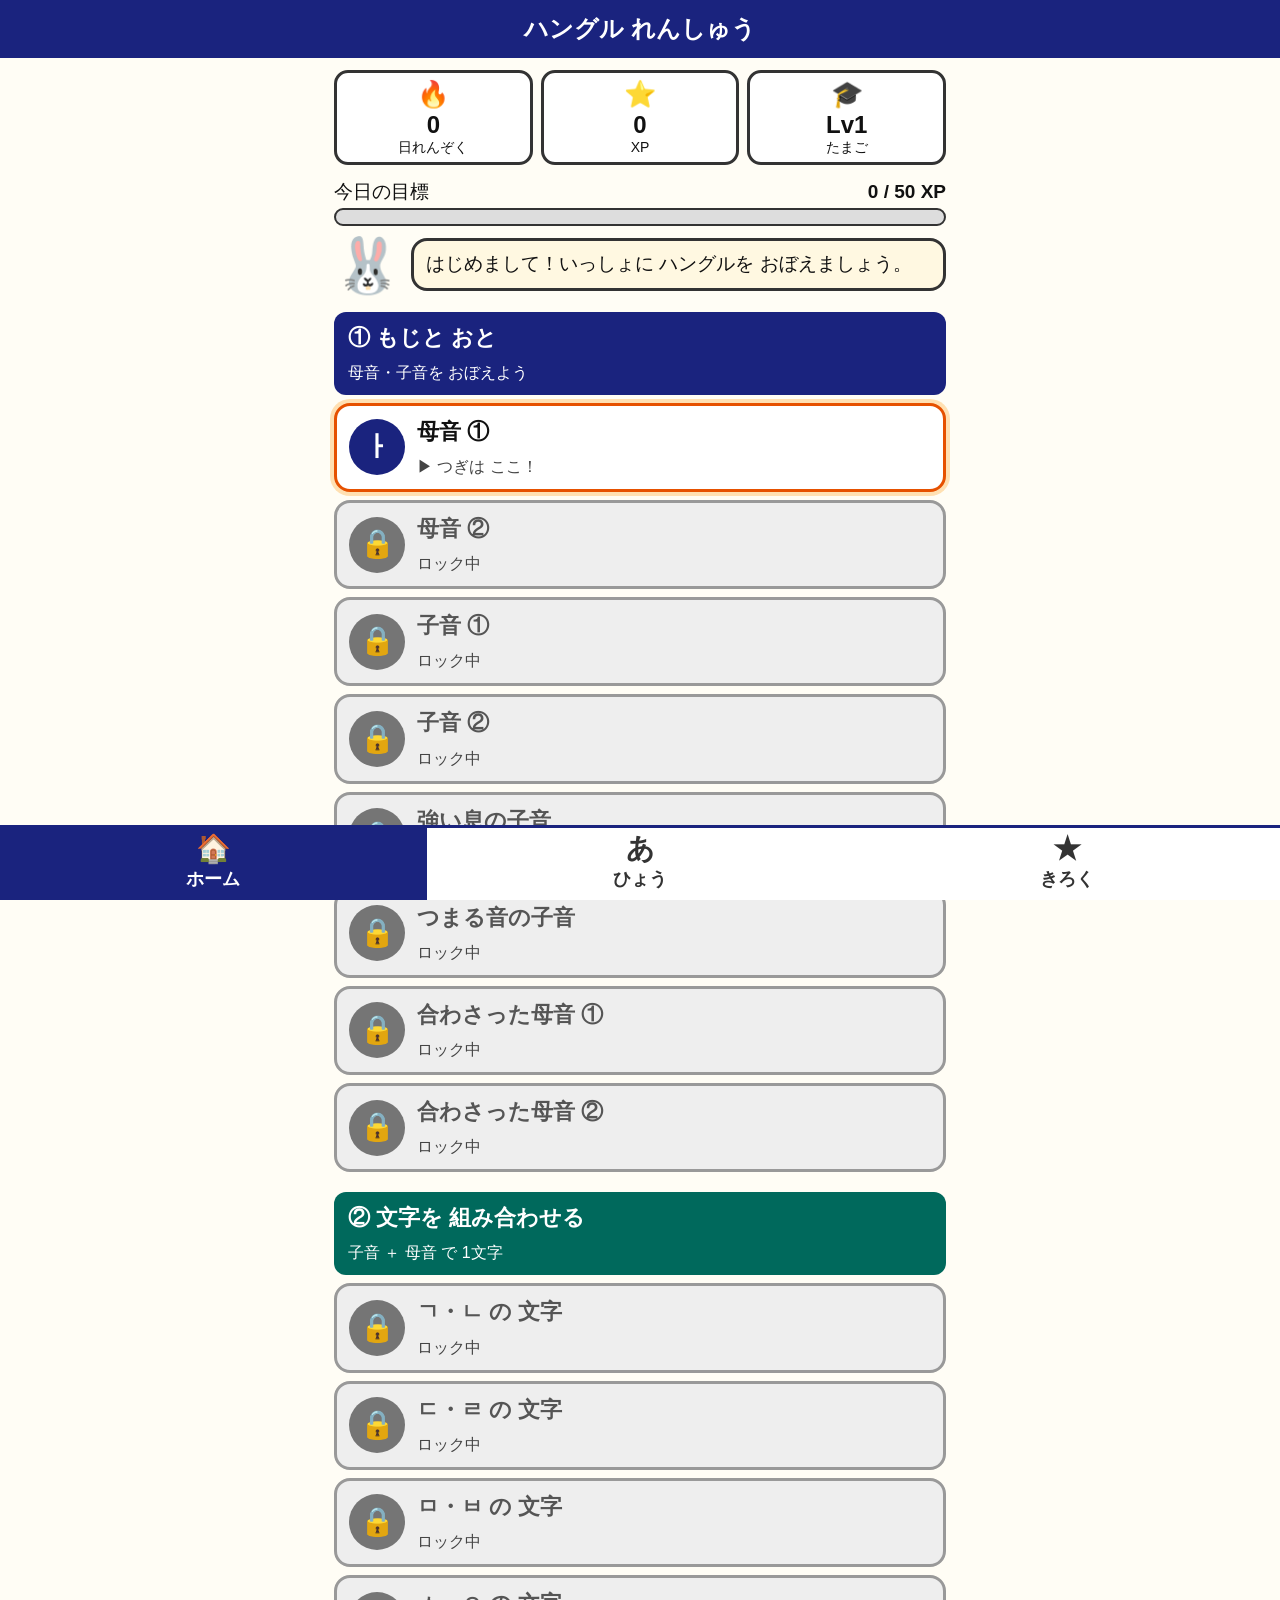
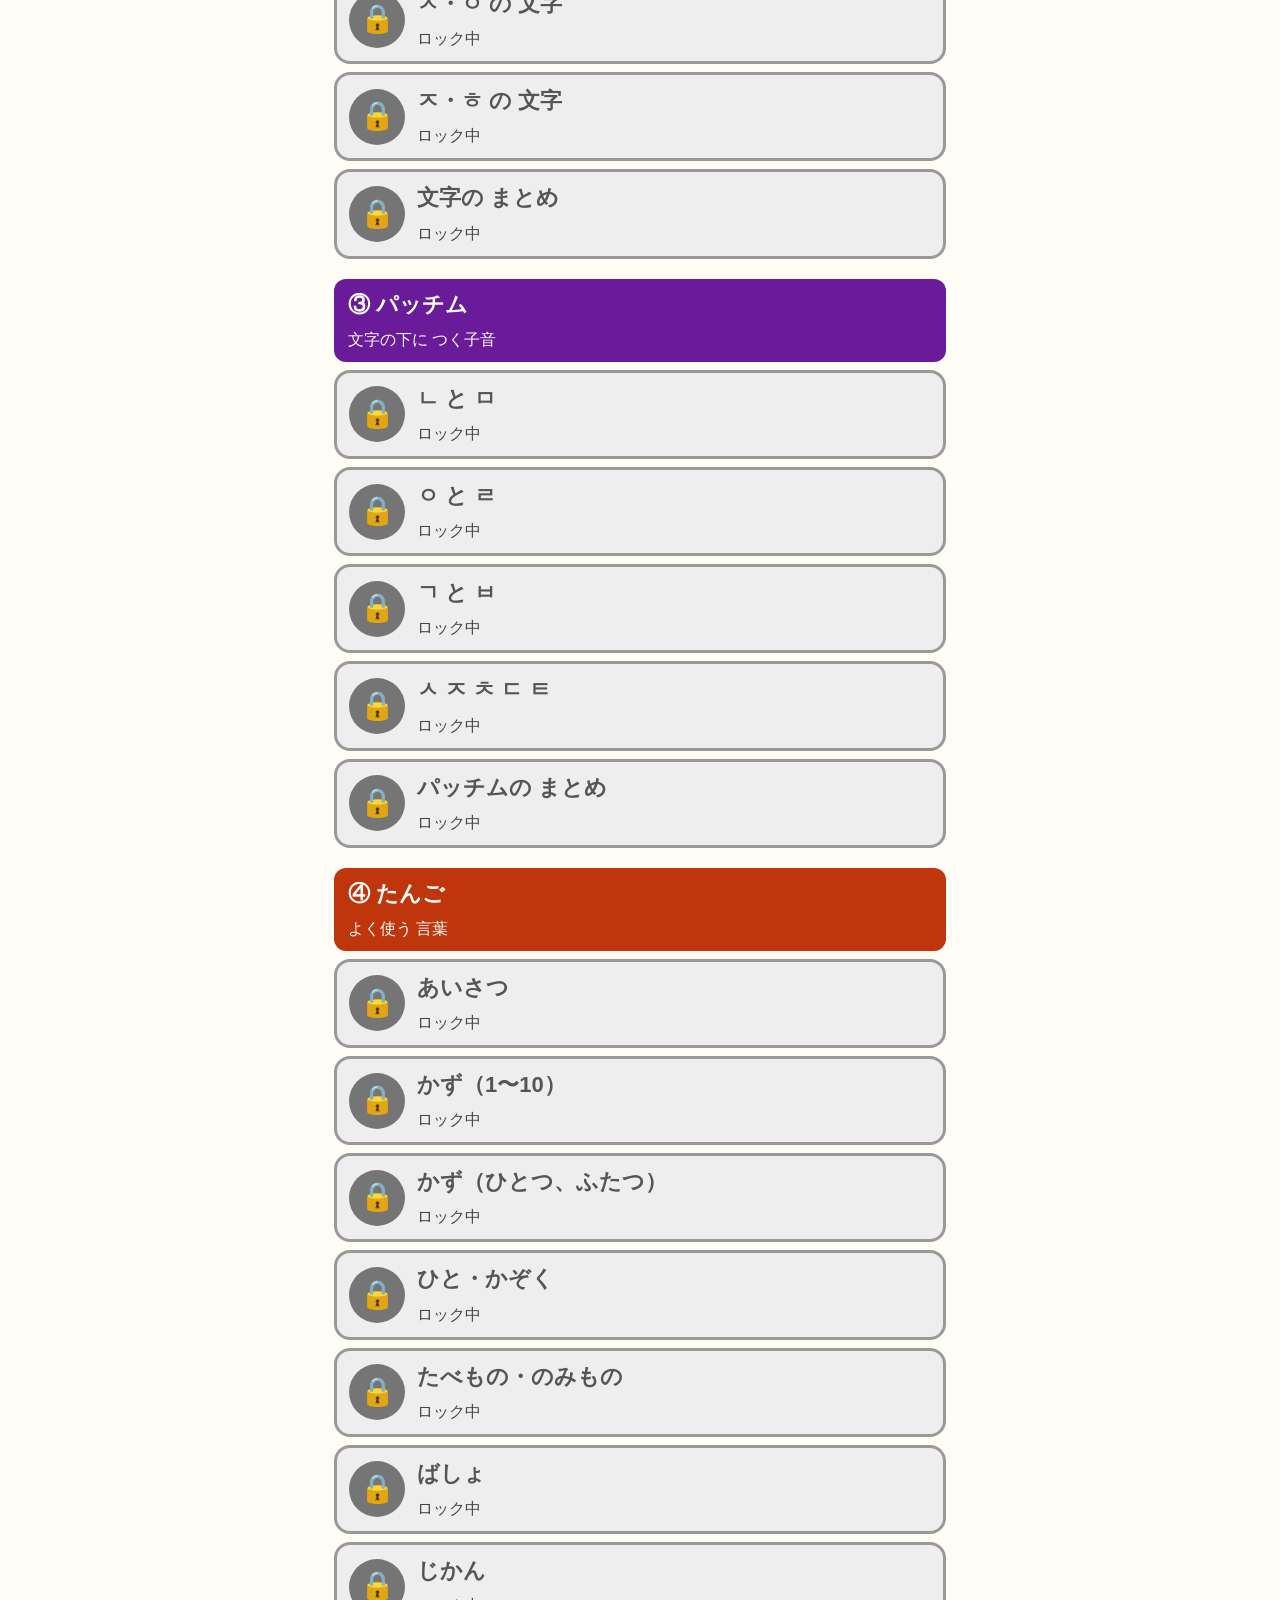
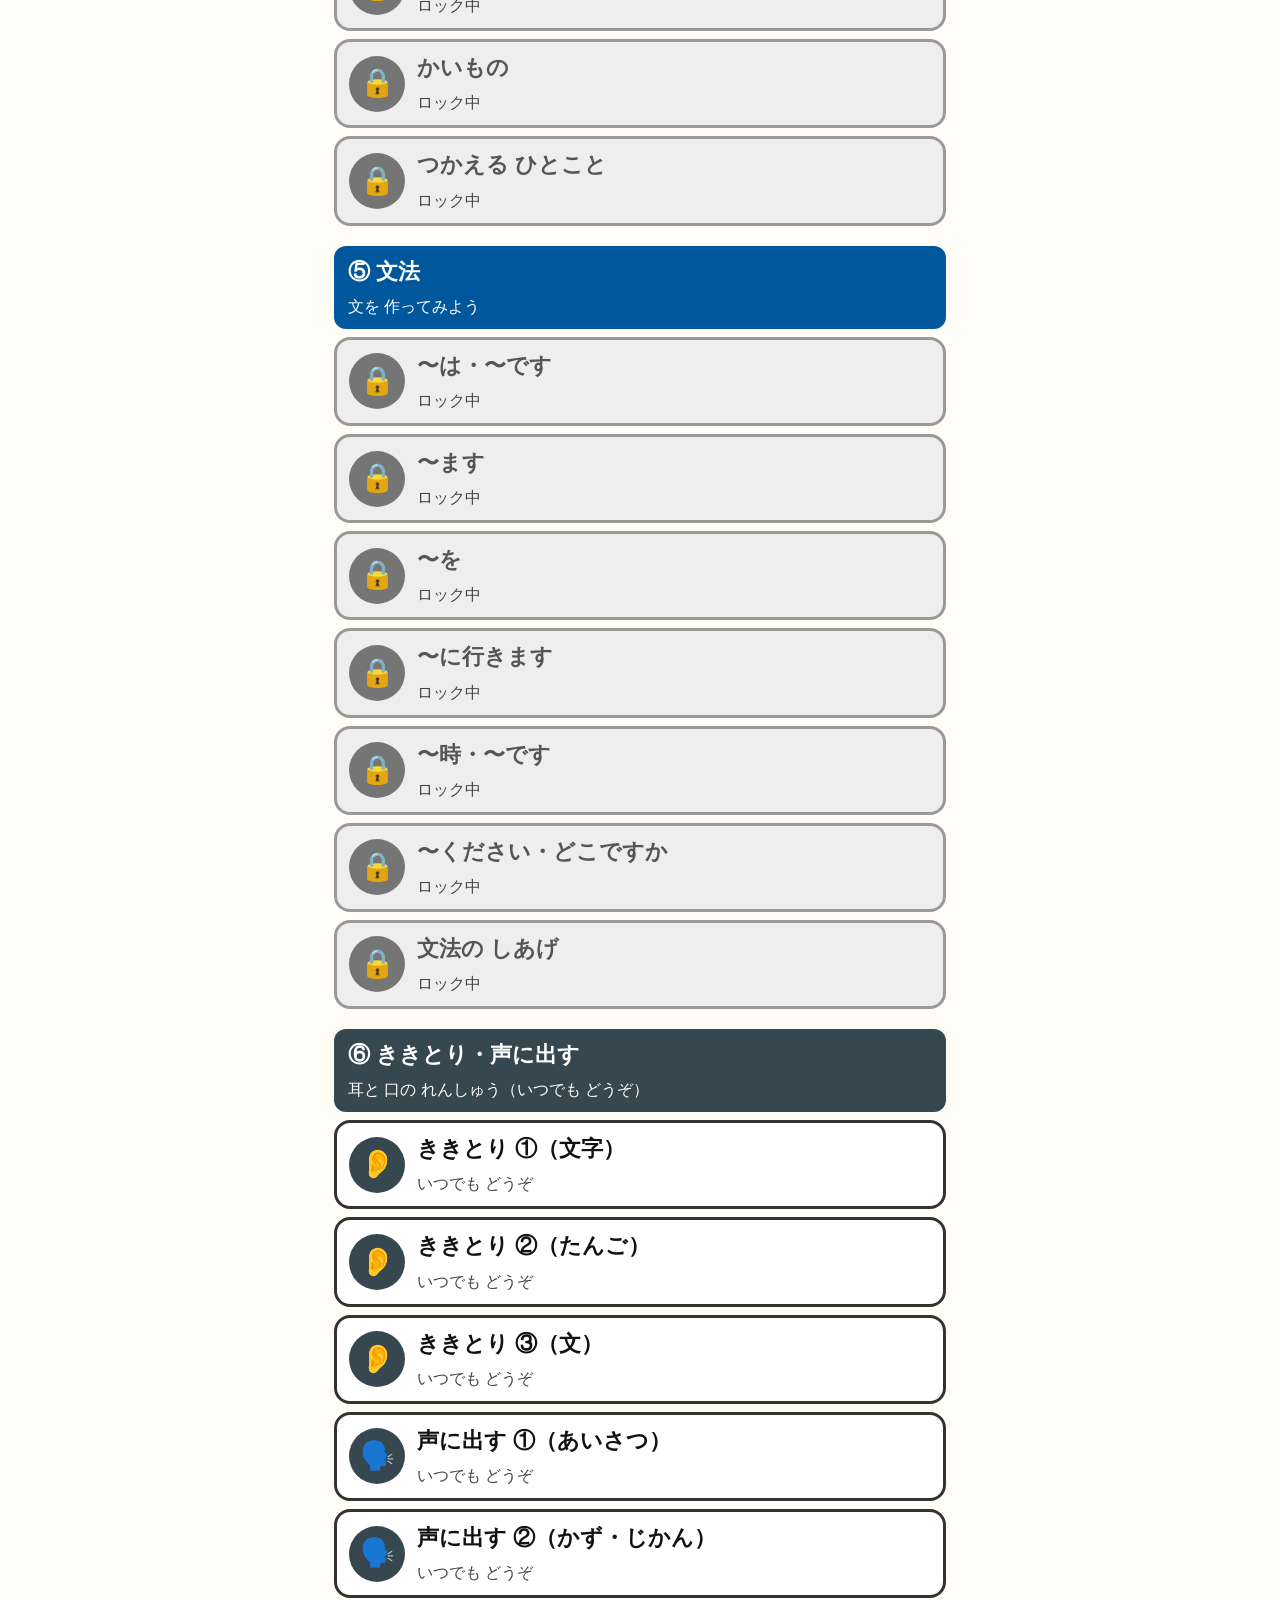
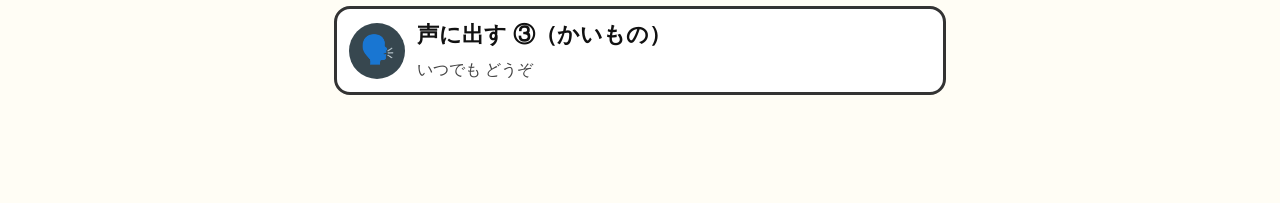
<file: index.html>
<!DOCTYPE html>
<html lang="ja">
<head>
<meta charset="utf-8">
<meta name="viewport" content="width=device-width, initial-scale=1, viewport-fit=cover">
<meta name="theme-color" content="#1a237e">
<meta name="apple-mobile-web-app-capable" content="yes">
<meta name="apple-mobile-web-app-status-bar-style" content="black-translucent">
<meta name="apple-mobile-web-app-title" content="ハングル">
<link rel="manifest" href="manifest.webmanifest">
<link rel="apple-touch-icon" href="icon-180.png">
<link rel="icon" href="icon-192.png">
<link rel="stylesheet" href="style.css">
<title>ハングル れんしゅう</title>
</head>
<body>
<header><h1>ハングル れんしゅう</h1></header>

<main>
  <section id="view-home" class="view active"></section>

  <section id="view-table" class="view">
    <div class="seg" id="table-seg">
      <button data-t="letters" class="on">もじ</button>
      <button data-t="syl">組合せ</button>
      <button data-t="pat">パッチム</button>
      <button data-t="word">たんご</button>
    </div>
    <div id="table-area"></div>
  </section>

  <section id="view-stats" class="view"></section>
</main>

<nav>
  <button data-v="home" class="on"><span>🏠</span>ホーム</button>
  <button data-v="table"><span>あ</span>ひょう</button>
  <button data-v="stats"><span>★</span>きろく</button>
</nav>

<div id="lesson" hidden></div>
<div id="toast" hidden></div>
<canvas id="confetti"></canvas>

<script src="audio/map.js"></script>
<script src="data.js"></script>
<script src="data2.js"></script>
<script src="app.js"></script>
</body>
</html>
</file>
<file: style.css>
:root{--bg:#fffdf5;--fg:#111;--main:#1a237e;--ok:#0b6b2a;--ng:#b00020;--line:#333;--soft:#e8eaf6}
*{box-sizing:border-box;-webkit-tap-highlight-color:transparent}
html,body{margin:0;background:var(--bg);color:var(--fg);font-family:-apple-system,"Hiragino Sans","Hiragino Kaku Gothic ProN",sans-serif;font-size:20px;line-height:1.6}
header{background:var(--main);color:#fff;padding:calc(env(safe-area-inset-top) + 10px) 16px 10px;text-align:center}
h1{margin:0;font-size:24px}
h2{font-size:22px;margin:20px 0 8px}
h3{font-size:21px;margin:22px 0 2px;border-left:8px solid var(--main);padding-left:10px}
main{padding:12px 14px calc(100px + env(safe-area-inset-bottom));max-width:640px;margin:0 auto}
.view{display:none}.view.active{display:block}
.help{margin:6px 0 10px;font-size:19px}
.sub{margin:0 0 8px;font-size:17px;color:#333}
button{font:inherit;color:inherit;cursor:pointer}
.kk{font-weight:700;font-size:1.15em;color:var(--main)}

/* ホーム */
.chips{display:flex;gap:8px}
.chip{flex:1;background:#fff;border:3px solid var(--line);border-radius:14px;text-align:center;padding:6px 2px;font-size:26px;line-height:1.2}
.chip b{display:block;font-size:24px}.chip small{display:block;font-size:14px}
.goal{margin:12px 0}
.goalt{display:flex;justify-content:space-between;font-size:19px}
.pbar{height:18px;background:#ddd;border-radius:9px;overflow:hidden;border:2px solid var(--line);flex:1}
.pbar i{display:block;height:100%;background:#2e7d32;border-radius:7px;transition:width .3s}
.pbar.light{border-color:#fff;background:rgba(255,255,255,.3);margin:0 10px}
.mascot{display:flex;align-items:center;gap:10px;margin:8px 0 14px}
.mface{font-size:54px;line-height:1}.mface.big{font-size:90px;text-align:center}
.bubble{background:#fff8e1;border:3px solid var(--line);border-radius:16px;padding:8px 12px;font-size:19px;flex:1}
button.review{background:#e65100;margin:4px 0 8px}
.unit{color:#fff;border-radius:12px;padding:8px 14px;margin:20px 0 8px}
.unit b{display:block;font-size:22px}.unit span{font-size:16px}
.lrow{display:flex;align-items:center;gap:12px;width:100%;background:#fff;border:3px solid var(--line);border-radius:16px;padding:8px 12px;margin:8px 0;text-align:left;min-height:80px}
.lrow.lock{background:#eee;color:#555;border-color:#999}
.lrow.next{border-color:#e65100;box-shadow:0 0 0 4px #ffe0b2;animation:pulse 1.6s infinite}
@keyframes pulse{50%{box-shadow:0 0 0 8px #ffe0b2}}
.licon{width:56px;height:56px;border-radius:50%;color:#fff;font-size:28px;font-weight:700;display:flex;align-items:center;justify-content:center;flex:none}
.ltxt{flex:1}.ltxt b{display:block;font-size:22px}.ltxt small{font-size:16px;color:#444}
.lst{font-size:20px;color:#e65100;letter-spacing:1px}

/* カード・表 */
.grid{display:grid;grid-template-columns:repeat(2,1fr);gap:10px}
.card{background:#fff;border:3px solid var(--line);border-radius:14px;padding:8px 6px;text-align:center;min-height:130px}
.card .ch{font-size:52px;line-height:1.2;font-weight:700}.card .ch.sm{font-size:32px;padding:10px 0}
.card .kn{font-size:20px;font-weight:700;color:var(--main)}
.card .nt{font-size:15px;color:#333;line-height:1.3;margin-top:2px}
.card:active,.wrow:active{background:var(--soft)}
.stbl{border-collapse:collapse;width:100%;table-layout:fixed}
.stbl th{font-size:22px;padding:4px 0;color:var(--main)}
.stbl td{padding:2px}
.stbl td button{width:100%;background:#fff;border:2px solid var(--line);border-radius:8px;padding:2px 0;line-height:1.1}
.stbl td button b{display:block;font-size:26px}.stbl td button small{font-size:11px}
.wrow{display:flex;align-items:center;gap:12px;width:100%;background:#fff;border:3px solid var(--line);border-radius:14px;padding:8px 12px;margin:6px 0;text-align:left}
.wk{font-size:28px;font-weight:700;min-width:5em;flex:1.2}
.wt{flex:1.5}.wt b{display:block;font-size:17px;color:var(--main)}.wt small{font-size:16px}

button.big{display:block;width:100%;min-height:68px;margin:12px 0;font-size:24px;font-weight:700;background:var(--main);color:#fff;border:0;border-radius:16px;padding:10px}
button.big:active{opacity:.8}button.big:disabled{background:#999}
button.big.alt{background:#fff;color:var(--main);border:3px solid var(--main)}
button.small{min-height:48px;font-size:18px;padding:6px 16px;background:#fff;border:3px solid var(--line);border-radius:12px;margin:4px 0}
button.danger{margin-top:24px;color:var(--ng);border-color:var(--ng)}
button.mini{font-size:17px;background:#fff;border:2px solid var(--line);border-radius:10px;padding:4px 12px;margin-top:4px}
.seg{display:flex;gap:6px;margin-bottom:8px}
.seg button{flex:1;min-height:56px;font-size:18px;font-weight:700;background:#fff;border:3px solid var(--main);border-radius:12px;padding:2px}
.seg button.on{background:var(--main);color:#fff}

/* 説明ボックス */
.rule{background:#fff8e1;border:3px solid #f9a825;border-radius:14px;padding:10px 14px;margin:12px 0;font-size:19px}
.rule.good{background:#e8f5e9;border-color:#2e7d32;font-weight:700}
.exrow{display:flex;align-items:center;gap:8px;background:#fff;border:3px solid var(--line);border-radius:12px;padding:8px 12px;margin:6px 0;flex-wrap:wrap;cursor:pointer}
.exk{font-size:24px;font-weight:700;color:var(--main);flex:1 1 100%}.exj{font-size:17px;flex:1}.exs{font-size:22px}

/* レッスン画面 */
#lesson{position:fixed;inset:0;background:var(--bg);z-index:10;overflow-y:auto;-webkit-overflow-scrolling:touch}
.lbar{display:flex;align-items:center;gap:6px;color:#fff;padding:calc(env(safe-area-inset-top) + 8px) 10px 8px;position:sticky;top:0;z-index:2}
.lbar b{font-size:22px;flex:1}
.lx{background:none;border:0;color:#fff;font-size:30px;width:52px;height:52px}
.lcombo{color:#fff;font-weight:700;min-width:56px;text-align:right;font-size:20px}
.lbody{padding:12px 14px 240px;max-width:640px;margin:0 auto}
.qbig{font-size:96px;line-height:1.3;text-align:center;font-weight:700;margin:4px 0}
.qbig.kana{font-size:40px;padding:22px 0}
.qbig.icon{font-size:80px;cursor:pointer}
.qbig.sent{font-size:34px;padding:14px 0;line-height:1.5}
.qbig.sent.jp{font-size:28px;color:#111}
.sayread{text-align:center;font-size:26px;font-weight:700;color:var(--main);margin:0}
.sayread.jp{font-size:21px;color:var(--fg);font-weight:400;margin-bottom:10px}
.row2{display:flex;gap:10px;justify-content:center;flex-wrap:wrap;margin-bottom:8px}
.row2 .listen{margin:0}
.listen{display:block;margin:0 auto 12px;min-height:60px;font-size:22px;font-weight:700;background:#fff;border:3px solid var(--main);color:var(--main);border-radius:30px;padding:6px 26px}
#choices{display:grid;grid-template-columns:1fr 1fr;gap:12px}
.opt{min-height:84px;font-size:23px;font-weight:700;background:#fff;border:3px solid var(--line);border-radius:16px;padding:6px;line-height:1.3}
.opt.k{font-size:46px}.opt.k2{font-size:32px}.opt.k3{font-size:24px}.opt.t2{font-size:19px}
.opt.right{background:var(--ok);color:#fff;border-color:var(--ok)}
.opt.wrong{background:var(--ng);color:#fff;border-color:var(--ng)}
.opt:disabled{opacity:1}
.ans{min-height:76px;border-bottom:4px solid var(--line);border-top:4px solid var(--line);padding:6px 0;margin:8px 0 16px;display:flex;flex-wrap:wrap;gap:8px;align-items:center}
.ph{color:#555;font-size:18px}
.bank{display:flex;flex-wrap:wrap;gap:10px;justify-content:center;margin-bottom:16px}
.tile{font-size:26px;font-weight:700;background:#fff;border:3px solid var(--line);border-radius:12px;padding:10px 14px;min-height:58px}
.tile.gone{background:#ddd;color:#ddd;border-color:#ccc}
.tile.on{background:var(--soft);border-color:var(--main)}
.fbk{position:fixed;left:0;right:0;bottom:0;padding:12px 16px calc(12px + env(safe-area-inset-bottom));z-index:5;border-top:4px solid;max-height:60vh;overflow-y:auto}
.fbk.ok{background:#d7f5dd;border-color:var(--ok)}.fbk.ng{background:#ffd9dc;border-color:var(--ng)}
.fbk .ft{font-size:26px;font-weight:700}.fbk.ok .ft{color:var(--ok)}.fbk.ng .ft{color:var(--ng)}
.fbk .fd{font-size:19px;margin-top:2px}
.fbk .big{margin:8px 0 0}
.fbk.ok .big{background:var(--ok)}.fbk.ng .big{background:var(--ng)}
.res{text-align:center}.res .stat{text-align:left}
.starbig{font-size:56px;color:#e65100;letter-spacing:4px}
.stat{display:flex;justify-content:space-between;background:#fff;border:3px solid var(--line);border-radius:12px;padding:10px 14px;margin:8px 0;font-size:20px}
.weak{display:inline-block;margin:4px;padding:4px 12px;border:3px solid var(--ng);border-radius:12px;background:#fff;font-size:30px;font-weight:700}
.weak small{font-size:15px;font-weight:400;display:block;text-align:center}

#toast{position:fixed;left:16px;right:16px;bottom:110px;background:#222;color:#fff;border-radius:14px;padding:12px;text-align:center;z-index:30;font-size:19px}
#confetti{position:fixed;inset:0;pointer-events:none;z-index:40;display:none}
nav{position:fixed;left:0;right:0;bottom:0;display:flex;background:#fff;border-top:3px solid var(--main);padding-bottom:env(safe-area-inset-bottom);z-index:6}
nav button{flex:1;min-height:72px;border:0;background:#fff;font-size:18px;font-weight:700;color:#333}
nav button span{display:block;font-size:28px;line-height:1.1}
nav button.on{background:var(--main);color:#fff}
[hidden]{display:none!important}
</file>
